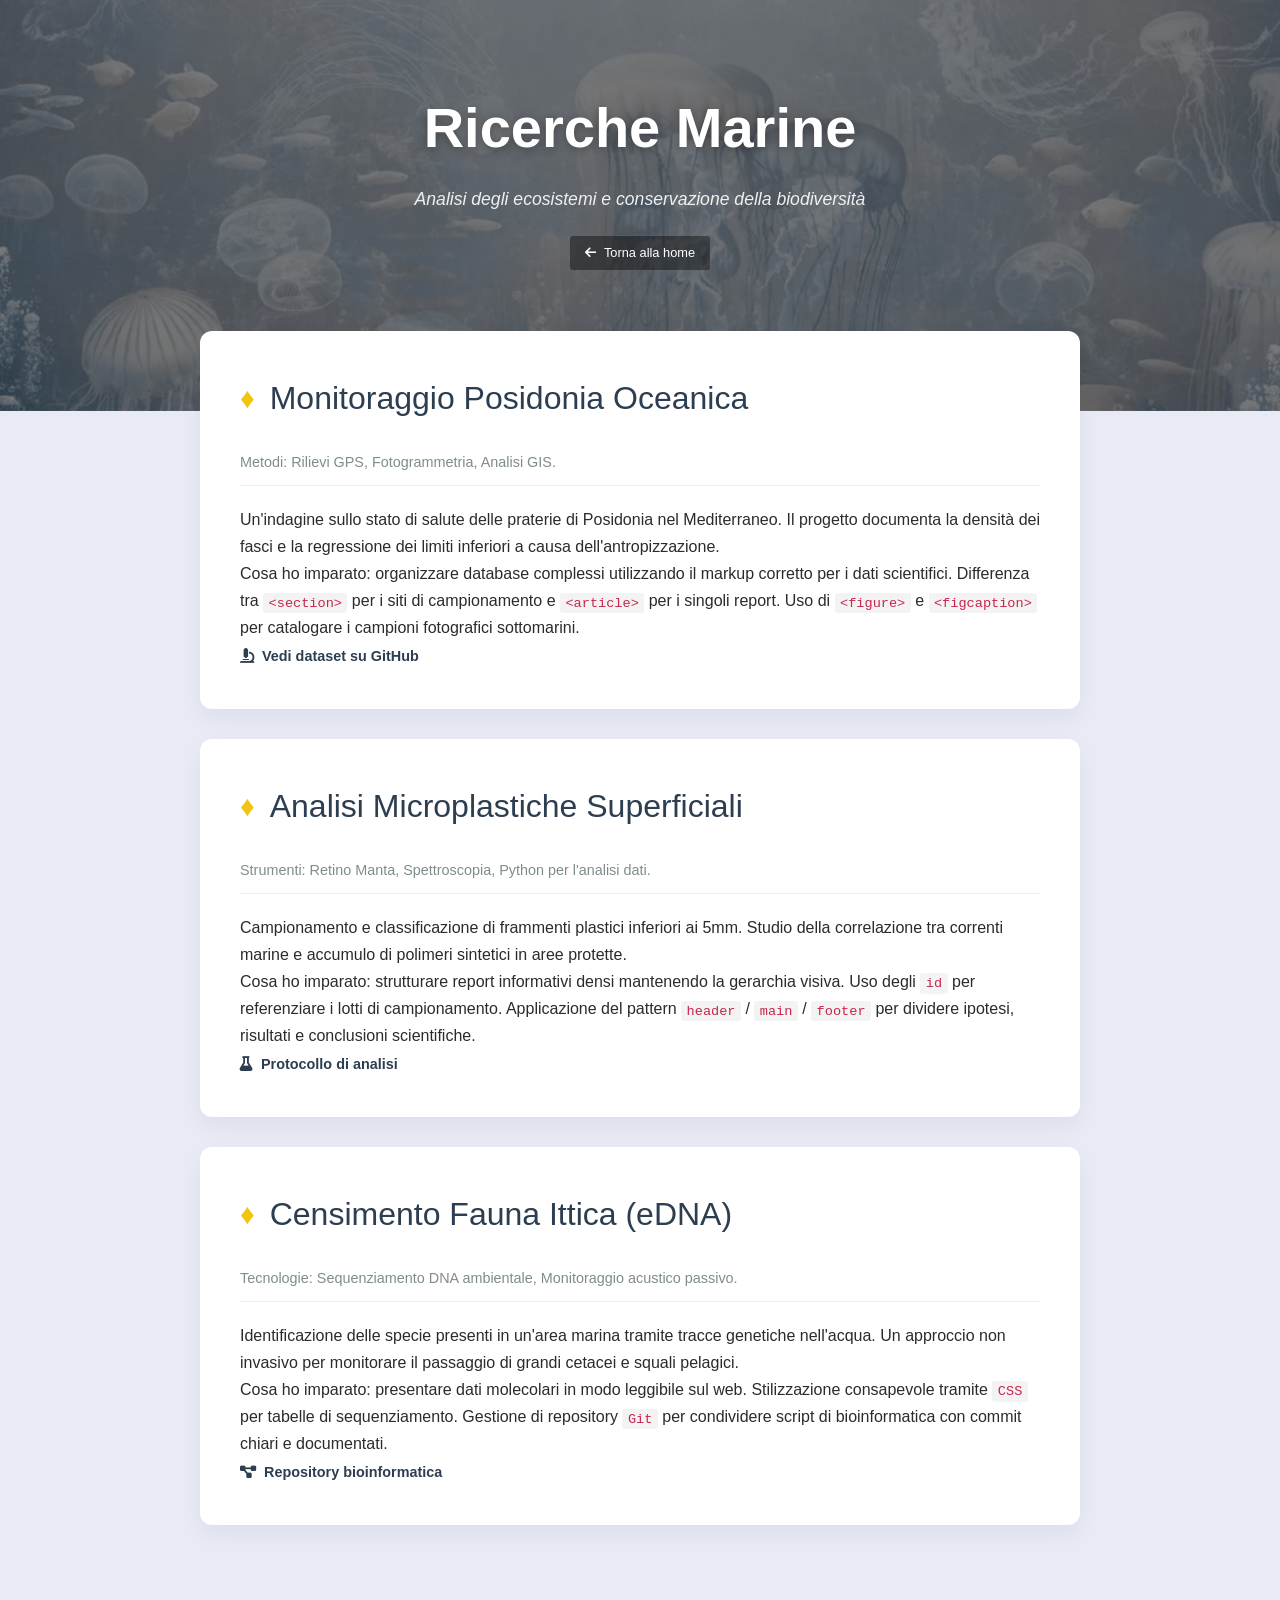
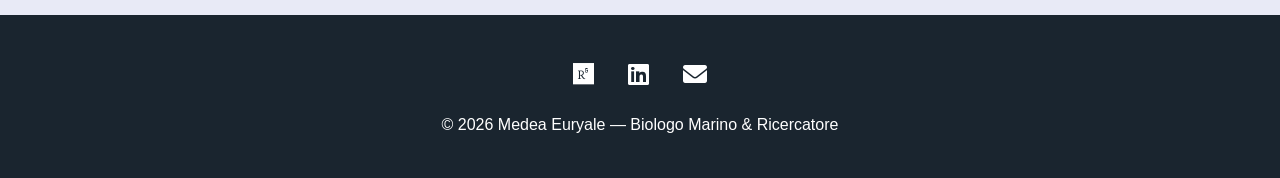
<file: progetti.html>
<!DOCTYPE html>
<html lang="it">
<head>
    <meta charset="UTF-8">
    <meta name="viewport" content="width=device-width, initial-scale=1.0">
    <title>Ricerche e Monitoraggi — Medea Euryale Portfolio</title>
    <link rel="stylesheet" href="assets/css/reset.css">
    <link rel="stylesheet" href="assets/css/style.css"> 
    <link rel="stylesheet" href="https://cdnjs.cloudflare.com/ajax/libs/font-awesome/6.0.0/css/all.min.css">
</head>
<body class="progetti-page">

    <header id="site-header">
        <h1>Ricerche Marine</h1>
        <p class="tagline">Analisi degli ecosistemi e conservazione della biodiversità</p>
        
        <a href="index.html" class="back-home-tab">
            <i class="fas fa-arrow-left"></i> Torna alla home
        </a>
    </header>

    <main>
        <article class="project-detailedCard">
            <header>
                <h3><span class="marker">♦</span> Monitoraggio Posidonia Oceanica</h3>
                <p class="project-tech"><strong>Metodi:</strong> Rilievi GPS, Fotogrammetria, Analisi GIS.</p>
            </header>
            <div class="project-description">
                <p><strong>Un'indagine sullo stato di salute delle praterie di Posidonia nel Mediterraneo. Il progetto documenta la densità dei fasci e la regressione dei limiti inferiori a causa dell'antropizzazione.</strong></p>
                
                <p>Cosa ho imparato: organizzare database complessi utilizzando il markup corretto per i dati scientifici. Differenza tra <strong><code>&lt;section&gt;</code></strong> per i siti di campionamento e <strong><code>&lt;article&gt;</code></strong> per i singoli report. Uso di <strong><code>&lt;figure&gt;</code></strong> e <strong><code>&lt;figcaption&gt;</code></strong> per catalogare i campioni fotografici sottomarini.</p>
            </div>
            <footer>
                <a href="javascript:void(0)" class="github-link"><i class="fas fa-microscope"></i> Vedi dataset su GitHub</a>
            </footer>
        </article>

        <article class="project-detailedCard">
            <header>
                <h3><span class="marker">♦</span> Analisi Microplastiche Superficiali</h3>
                <p class="project-tech"><strong>Strumenti:</strong> Retino Manta, Spettroscopia, Python per l'analisi dati.</p>
            </header>
            <div class="project-description">
                <p><strong>Campionamento e classificazione di frammenti plastici inferiori ai 5mm. Studio della correlazione tra correnti marine e accumulo di polimeri sintetici in aree protette.</strong></p>
                
                <p>Cosa ho imparato: strutturare report informativi densi mantenendo la gerarchia visiva. Uso degli <strong><code>id</code></strong> per referenziare i lotti di campionamento. Applicazione del pattern <strong><code>header</code></strong> / <strong><code>main</code></strong> / <strong><code>footer</code></strong> per dividere ipotesi, risultati e conclusioni scientifiche.</p>
            </div>
            <footer>
                <a href="javascript:void(0)" class="github-link"><i class="fas fa-flask"></i> Protocollo di analisi</a>
            </footer>
        </article>

        <article class="project-detailedCard">
            <header>
                <h3><span class="marker">♦</span> Censimento Fauna Ittica (eDNA)</h3>
                <p class="project-tech"><strong>Tecnologie:</strong> Sequenziamento DNA ambientale, Monitoraggio acustico passivo.</p>
            </header>
            <div class="project-description">
                <p><strong>Identificazione delle specie presenti in un'area marina tramite tracce genetiche nell'acqua. Un approccio non invasivo per monitorare il passaggio di grandi cetacei e squali pelagici.</strong></p>
                
                <p>Cosa ho imparato: presentare dati molecolari in modo leggibile sul web. Stilizzazione consapevole tramite <strong><code>CSS</code></strong> per tabelle di sequenziamento. Gestione di repository <strong><code>Git</code></strong> per condividere script di bioinformatica con commit chiari e documentati.</p>
            </div>
            <footer>
                <a href="javascript:void(0)" class="github-link"><i class="fas fa-project-diagram"></i> Repository bioinformatica</a>
            </footer>
        </article>
    </main>

    <footer id="site-footer">
        <div class="social-icons">
            <a href="javascript:void(0)"><i class="fab fa-researchgate"></i></a>
            <a href="javascript:void(0)"><i class="fab fa-linkedin"></i></a>
            <a href="javascript:void(0)"><i class="fas fa-envelope"></i></a>
        </div>
        <p>© 2026 Medea Euryale — Biologo Marino & Ricercatore</p>
    </footer>

</body>
</html>
</file>
<file: assets/css/style.css>
/* Reset minimale */
*,
*::before,
*::after {
    box-sizing: border-box;
}

body {
    margin: 0;
    font-family: 'Helvetica Neue', Arial, sans-serif;
    font-size: 16px;
    line-height: 1.7;
    color: #2b2b2b;
    background-color: #e8eaf6; /* Sfondo viola chiaro freddo */
}

/* Stilizzazione del testo all'interno dei tag <code> */
code {
    font-family: 'Courier New', Courier, monospace; /* Imposta il font monospazio */
    background-color: rgba(27, 31, 35, 0.05); /* Un leggero sfondo grigio */
    color: #c7254e; /* Un colore rosso/bordeaux scuro */
    padding: 0.2em 0.4em; /* Spaziatura interna */
    border-radius: 3px; /* Angoli leggermente arrotondati */
    font-size: 85%; /* Leggermente più piccolo del testo normale */
}

/* Header Base (Valido per tutte le pagine) */
#site-header {
    background-color: hsl(220, 40%, 20%);
    background-image: linear-gradient(rgba(0,0,0,0.3), rgba(0,0,0,0.3)), url('Medusa.png');
    background-size: cover;
    background-position: center;
    color: #ffffff;
    text-align: center;
    padding: 80px 20px 120px;
}

#site-header h1 {
    font-size: 3.5rem;
    font-weight: bold;
    margin: 0;
    text-shadow: 0 2px 10px rgba(0, 0, 0, 0.3);
}

.tagline {
    color: #ffffff;
    font-style: italic;
    font-size: 1.1rem;
    margin-top: 10px;
    opacity: 0.9;
}

/* Navigazione stile Tab (Home) */
#site-header nav {
    margin-top: 40px;
}

#site-header nav ul {
    padding: 0;
    margin: 0;
    display: flex;
    justify-content: center;
    gap: 12px;
    flex-wrap: wrap;
    list-style: none;
}

#site-header nav a {
    color: #ffffff;
    background-color: rgba(0, 0, 0, 0.4);
    padding: 10px 18px;
    text-decoration: none;
    font-weight: 500;
    font-size: 0.85rem;
    border-radius: 6px;
    border: 1px solid rgba(255, 255, 255, 0.2);
    transition: all 0.3s ease;
    display: flex;
    align-items: center;
    gap: 8px;
}

#site-header nav a:hover {
    background-color: rgba(0, 0, 0, 0.7);
    border-color: #f1c40f;
}

/* --- SPECIFICO PAGINA PROGETTI (Dettaglio) --- */

.progetti-page #site-header {
    /* Overlay leggermente più scuro per risaltare il tasto 'back' e immagine Medusa */
    background-image: linear-gradient(rgba(0,0,0,0.5), rgba(0,0,0,0.5)), url('Medusa.png'); 
    padding-bottom: 140px;
}

/* Il tab piccolino "Torna alla home" */
.back-home-tab {
    display: inline-flex;
    align-items: center;
    gap: 8px;
    margin-top: 20px;
    padding: 6px 15px;
    background-color: rgba(0, 0, 0, 0.4);
    color: #ffffff;
    text-decoration: none;
    font-size: 0.8rem;
    border-radius: 4px;
    border: 1px solid rgba(255, 255, 255, 0.2);
    transition: all 0.3s ease;
}

.back-home-tab:hover {
    background-color: rgba(0, 0, 0, 0.7);
    border-color: #f1c40f;
}

/* Main e Card */
main {
    max-width: 920px;
    margin: -70px auto 0;
    position: relative;
    z-index: 10;
    padding: 0 20px 60px;
}

.progetti-page main {
    margin-top: -80px; /* Sormonta l'header */
}

main section, .project-detailedCard {
    background-color: #ffffff;
    padding: 40px;
    margin-bottom: 30px;
    border-radius: 12px;
    box-shadow: 0 10px 25px rgba(0, 0, 0, 0.05);
}

/* Titoli con Diamante Giallo */
h2, .project-detailedCard h3 {
    font-size: 2rem;
    color: #2c3e50;
    margin-top: 0;
    margin-bottom: 25px;
    display: flex;
    align-items: center;
}

h2::before, .marker {
    content: '♦';
    color: #f1c40f;
    margin-right: 15px;
    font-size: 1.8rem;
}

/* Stili specifici card dettagliata */
.project-tech {
    font-size: 0.9rem;
    color: #7f8c8d;
    margin-bottom: 20px;
    border-bottom: 1px solid #eee;
    padding-bottom: 10px;
}

/* Avatar e Capolettera */
.avatar {
    width: 140px;
    height: 140px;
    border: 5px solid #f1c40f;
    border-radius: 50%;
    float: left;
    margin: 0 30px 15px 0;
    object-fit: cover;
}

#chi-sono p:first-of-type::first-letter {
    font-size: 4rem;
    font-weight: bold;
    float: left;
    margin-right: 12px;
    line-height: 1;
    color: #2c3e50;
    font-family: serif;
}

/* --- BARRE COMPETENZE --- */
.skills-container {
    margin-top: 20px;
}

.skills-header {
    display: flex;
    justify-content: space-between;
    font-weight: bold;
    color: #2c3e50;
    padding-bottom: 10px;
    border-bottom: 2px solid #f1c40f;
    margin-bottom: 20px;
}

.skill-item {
    display: flex;
    align-items: center;
    justify-content: space-between;
    margin-bottom: 20px;
    padding-bottom: 20px;
    border-bottom: 1px solid #eee;
}

.skill-item:last-child {
    border-bottom: none;
    margin-bottom: 0;
    padding-bottom: 0;
}

.skill-info {
    flex: 1;
}

.skill-info p {
    margin: 0;
    font-size: 1.1rem;
}

.skill-info small {
    color: #7f8c8d;
}

.progress-container {
    flex: 1;
    background-color: #eee;
    height: 12px;
    border-radius: 10px;
    margin-left: 30px;
    overflow: hidden;
}

.progress-bar {
    background-color: #f1c40f;
    height: 100%;
    border-radius: 10px;
}

/* --- TABELLA ESPERIENZE --- */
table {
    width: 100%;
    border-collapse: collapse;
    margin-top: 20px;
    font-size: 0.95rem;
}

table thead tr {
    background-color: #4a3350; 
    color: white;
}

table th {
    text-align: left;
    padding: 15px;
    text-transform: uppercase;
    letter-spacing: 1px;
}

table tbody tr:nth-child(odd) {
    background-color: #f9f9f9;
}

table td {
    padding: 15px;
    color: #34495e;
    position: relative;
}

table tbody td:first-child {
    padding-left: 25px;
}

table tbody td:first-child::before {
    content: "";
    position: absolute;
    left: 0;
    top: 50%;
    width: 15px;
    height: 1px;
    background-color: #ddd;
}

/* --- NUOVA SEZIONE PROGETTI (Home) --- */
.projects-container {
    display: flex;
    flex-direction: column;
    gap: 20px;
    margin-top: 20px;
}

.project-card {
    background-color: #f8f9fa;
    border-left: 5px solid #2c3e50;
    border-radius: 4px;
    padding: 25px;
    position: relative;
}

.project-card.alt-border {
    border-left-color: #f1c40f;
}

.project-card h3 {
    margin-top: 0;
    margin-bottom: 10px;
    color: #2c3e50;
    font-size: 1.4rem;
    display: block;
}

.project-card p {
    color: #444;
    font-size: 0.95rem;
    margin-bottom: 15px;
}

.github-link {
    display: inline-flex;
    align-items: center;
    gap: 8px;
    color: #2c3e50;
    text-decoration: none;
    font-weight: bold;
    font-size: 0.9rem;
}

.github-link:hover {
    text-decoration: underline;
}

.projects-footer {
    text-align: right;
    margin-top: 25px;
}

.projects-footer a {
    color: #2c3e50;
    text-decoration: none;
    font-weight: bold;
    font-size: 0.95rem;
    border-bottom: 3px solid #f1c40f;
    padding-bottom: 3px;
}

/* --- SEZIONE CONTATTAMI --- */
#contatti p {
    font-size: 0.95rem;
    color: #444;
    margin-bottom: 25px;
}

.form-group {
    margin-bottom: 20px;
}

.form-group label {
    display: block;
    font-weight: bold;
    font-size: 0.9rem;
    color: #2c3e50;
    margin-bottom: 8px;
}

.form-group input, 
.form-group select, 
.form-group textarea {
    width: 100%;
    padding: 12px;
    border: 1px solid #dcdde1;
    border-radius: 4px;
    background-color: #fdfaf5;
    font-size: 0.95rem;
    color: #2c3e50;
    font-family: inherit;
    transition: border-color 0.3s ease;
}

.btn-submit {
    background-color: #2c3e50;
    color: #ffffff;
    padding: 12px 25px;
    border: none;
    border-radius: 4px;
    font-size: 0.95rem;
    font-weight: bold;
    cursor: pointer;
    display: inline-flex;
    align-items: center;
    gap: 10px;
    transition: background-color 0.3s ease;
}

.btn-submit:hover {
    background-color: #1a252f;
}

/* --- BADGE E FOOTER SITO --- */
.badge {
    background-color: #e74c3c;
    color: white;
    font-size: 0.7rem;
    padding: 2px 8px;
    border-radius: 4px;
    vertical-align: middle;
    margin-left: 10px;
    text-transform: uppercase;
}

#site-footer {
    background-color: #1a252f;
    color: #ffffff;
    text-align: center;
    padding: 40px 20px;
}

.social-icons {
    margin-bottom: 15px;
}

.social-icons a {
    color: white;
    font-size: 1.5rem;
    margin: 0 15px;
    transition: color 0.3s;
}

.social-icons a:hover {
    color: #f1c40f;
}
</file>
